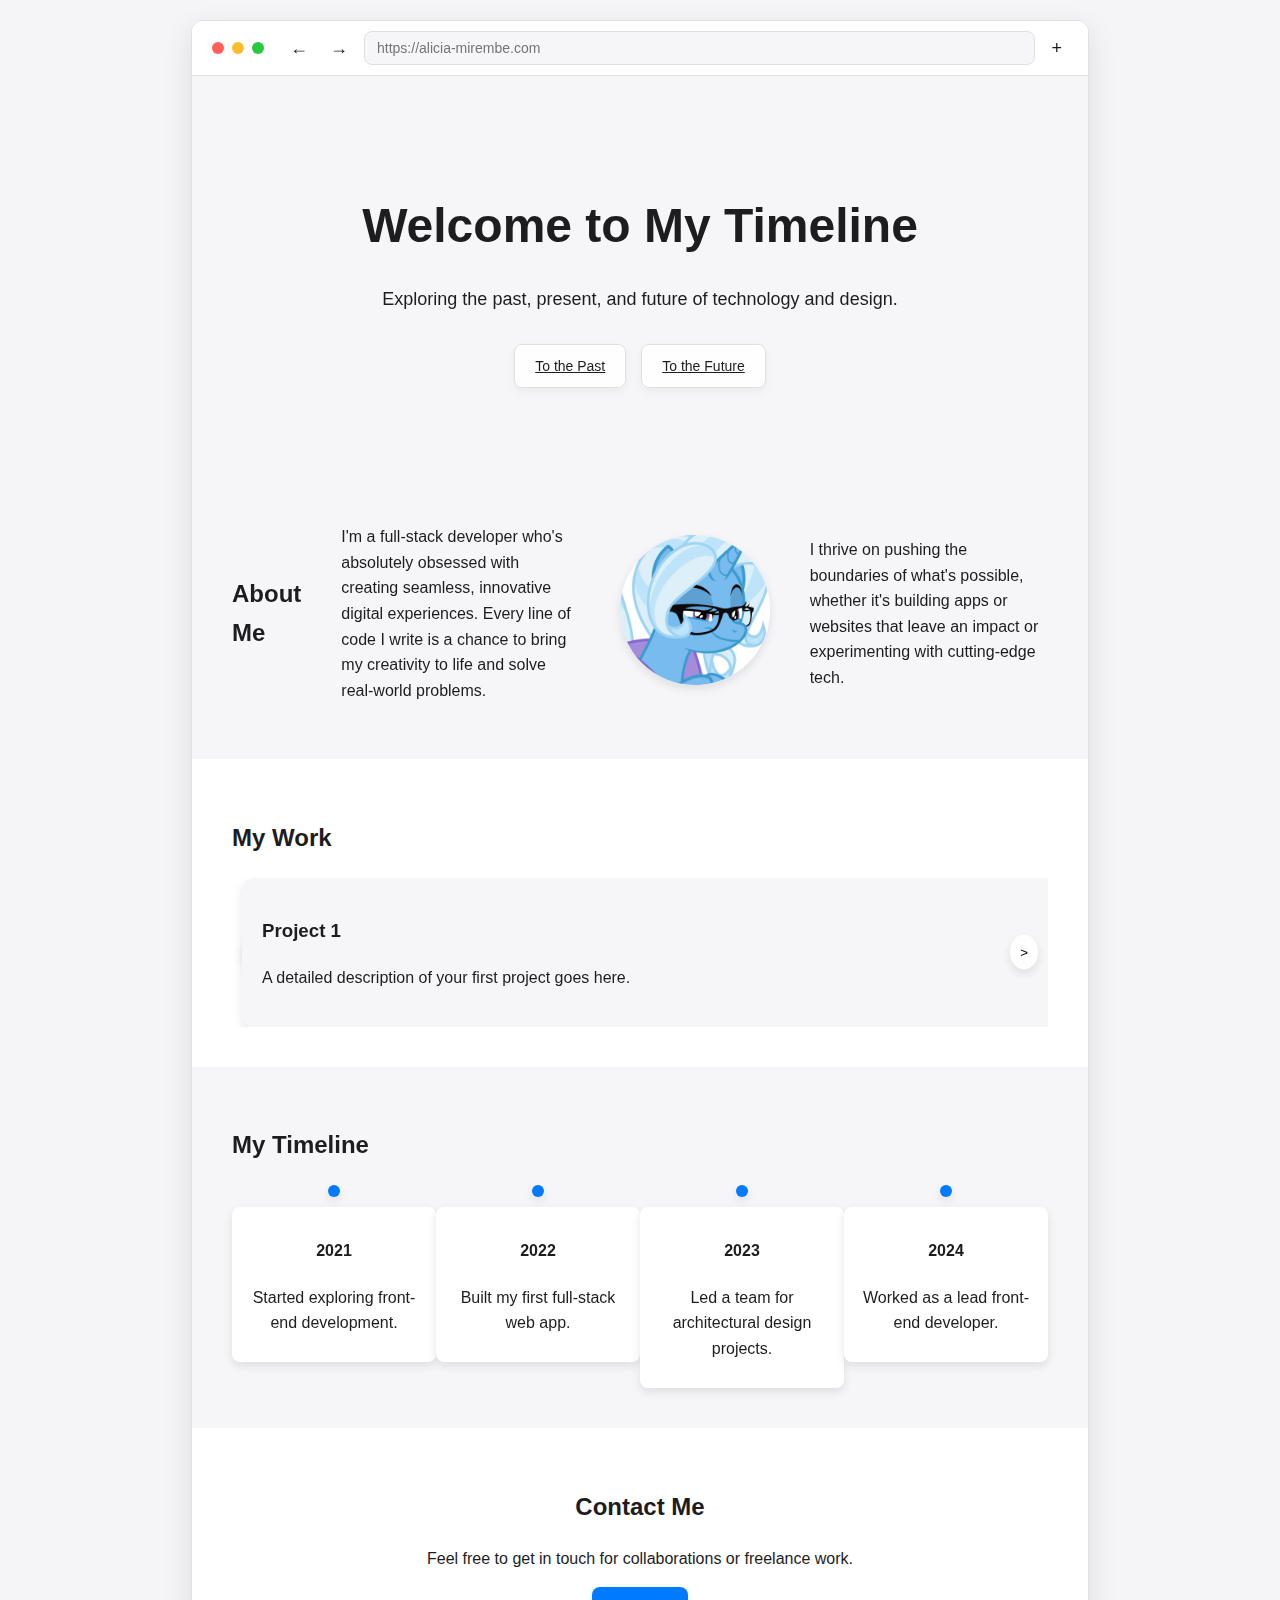
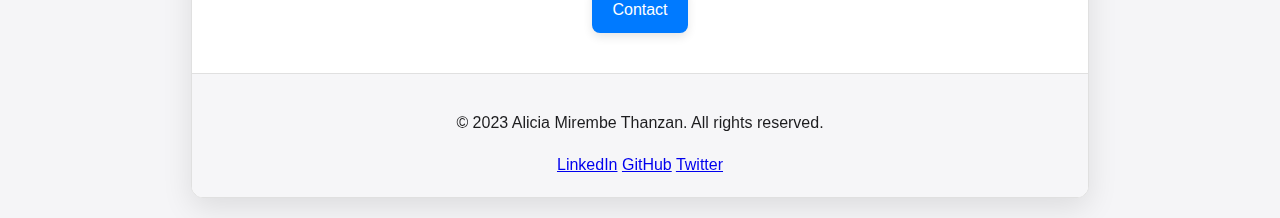
<file: index.html>
<!DOCTYPE html>
<html lang="en">
  <head>
    <meta charset="UTF-8" />
    <meta name="viewport" content="width=device-width, initial-scale=1.0" />
    <title>Alicia Mirembe Thanzan | Home</title>
    <link
      href="https://fonts.googleapis.com/css2?family=Inter:wght@300;400;500;700&display=swap"
      rel="stylesheet"
    />
    <link rel="stylesheet" href="style.css" />
  </head>
  <body>
    <!-- MacOS Window -->
    <div class="mac-window">
      <!-- Signature Three-Dot Navbar -->
      <div class="mac-navbar">
        <div class="mac-dots">
          <span class="dot red"></span>
          <span class="dot yellow"></span>
          <span class="dot green"></span>
        </div>
        <div class="mac-toolbar">
          <button class="toolbar-button">←</button>
          <button class="toolbar-button">→</button>
          <input type="text" class="url-bar" placeholder="https://alicia-mirembe.com" />
          <button class="toolbar-button">+</button>
        </div>
      </div>

      <!-- Main Content -->
      <div class="mac-content">
        <!-- Hero Section -->
        <section class="hero">
          <h1>Welcome to My Timeline</h1>
          <p>Exploring the past, present, and future of technology and design.</p>
          <!-- Time Travel Buttons -->
          <div class="time-travel-buttons">
            <a href="den.html" class="time-travel-btn to-past">To the Past</a>
            <a href="#" class="time-travel-btn to-future">To the Future</a>
          </div>
        </section>

        <!-- About Section -->
        <section id="about" class="about">
          <h2>About Me</h2>
          <div class="about-content">
            <p class="about-text-left">
              I'm a full-stack developer who's absolutely obsessed with creating seamless, 
              innovative digital experiences. Every line of code I write is a chance to bring 
              my creativity to life and solve real-world problems.
            </p>
            <div class="image">
              <img
                src="assets/imgs/trixie lulamoon pfp.jpeg"
                alt="Alicia Mirembe"
              />
            </div>
            <p class="about-text-right">
              I thrive on pushing the boundaries of what's possible, whether it's building 
              apps or websites that leave an impact or experimenting with cutting-edge tech.
            </p>
          </div>
        </section>

        <!-- Projects Section -->
        <section id="projects" class="projects">
          <h2>My Work</h2>
          <div class="carousel-container">
            <button class="carousel-button prev">&lt;</button>
            <div class="carousel-track-container">
              <div class="carousel-track">
                <div class="carousel-slide">
                  <h3>Project 1</h3>
                  <p>A detailed description of your first project goes here.</p>
                </div>
                <div class="carousel-slide">
                  <h3>Project 2</h3>
                  <p>
                    A detailed description of your second project goes here.
                  </p>
                </div>
                <div class="carousel-slide">
                  <h3>Project 3</h3>
                  <p>A detailed description of your third project goes here.</p>
                </div>
                <div class="carousel-slide">
                  <h3>Project 4</h3>
                  <p>
                    A detailed description of your fourth project goes here.
                  </p>
                </div>
              </div>
            </div>
            <button class="carousel-button next">&gt;</button>
          </div>
        </section>

        <!-- Timeline Section -->
        <section id="timeline" class="timeline">
          <h2>My Timeline</h2>
          <div class="timeline-container">
            <div class="timeline-item">
              <div class="timeline-dot"></div>
              <div class="timeline-content">
                <h4>2021</h4>
                <p>Started exploring front-end development.</p>
              </div>
            </div>
            <div class="timeline-item">
              <div class="timeline-dot"></div>
              <div class="timeline-content">
                <h4>2022</h4>
                <p>Built my first full-stack web app.</p>
              </div>
            </div>
            <div class="timeline-item">
              <div class="timeline-dot"></div>
              <div class="timeline-content">
                <h4>2023</h4>
                <p>Led a team for architectural design projects.</p>
              </div>
            </div>
            <div class="timeline-item">
              <div class="timeline-dot"></div>
              <div class="timeline-content">
                <h4>2024</h4>
                <p>Worked as a lead front-end developer.</p>
              </div>
            </div>
          </div>
        </section>

        <!-- Contact Section -->
        <section id="contact" class="contact">
          <h2>Contact Me</h2>
          <div class="contact-content">
            <p>Feel free to get in touch for collaborations or freelance work.</p>
            <a href="mailto:atmirembe@gmail.com" class="cta-btn">Contact</a>
          </div>
        </section>

        <!-- Footer -->
        <footer class="footer">
          <p>&copy; 2023 Alicia Mirembe Thanzan. All rights reserved.</p>
          <div class="social-links">
            <a href="#">LinkedIn</a>
            <a href="#">GitHub</a>
            <a href="#">Twitter</a>
          </div>
        </footer>
      </div>
    </div>

    <script src="script.js"></script>
  </body>
</html>
</file>
<file: style.css>
/* General Styles */
body {
  font-family: -apple-system, BlinkMacSystemFont, 'Segoe UI', Roboto, 'Helvetica Neue', Arial, sans-serif;
  margin: 0;
  padding: 0;
  background-color: #f5f5f7;
  color: #1d1d1f;
  line-height: 1.6;
}

.mac-window {
  max-width: 70%;
  margin: 20px auto;
  background: #ffffff;
  border-radius: 12px;
  box-shadow: 0 10px 30px rgba(0, 0, 0, 0.1);
  overflow: hidden;
  border: 1px solid #e0e0e0;
}

/* Mac Navbar */
.mac-navbar {
  display: flex;
  align-items: center;
  padding: 10px 20px;
  background: rgba(255, 255, 255, 0.9);
  backdrop-filter: blur(20px);
  border-bottom: 1px solid #e0e0e0;
  position: sticky;
  top: 0;
  z-index: 100;
}

.mac-dots {
  display: flex;
  gap: 8px;
  margin-right: 20px;
}

.dot {
  width: 12px;
  height: 12px;
  border-radius: 50%;
  cursor: pointer;
  transition: transform 0.2s ease;
}

.dot:hover {
  transform: scale(1.1);
}

.red { background: #ff5f56; }
.yellow { background: #ffbd2e; }
.green { background: #27c93f; }

.mac-toolbar {
  display: flex;
  align-items: center;
  gap: 10px;
  flex: 1;
}

.toolbar-button {
  background: none;
  border: none;
  font-size: 18px;
  cursor: pointer;
  color: #1d1d1f;
  transition: color 0.3s ease;
}

.toolbar-button:hover {
  color: #007aff;
}

.url-bar {
  flex: 1;
  padding: 8px 12px;
  border: 1px solid #e0e0e0;
  border-radius: 8px;
  background: rgba(245, 245, 247, 0.9);
  backdrop-filter: blur(10px);
  font-size: 14px;
  color: #1d1d1f;
}

/* About Section */
.about {
  padding: 40px;
  display: flex;
  align-items: center;
  gap: 40px;
  background: rgba(245, 245, 247, 0.9);
  backdrop-filter: blur(10px);
}

.about-content {
  display: flex;
  align-items: center;
  gap: 40px;
}

.about-text-left,
.about-text-right {
  flex: 1;
  font-size: 16px;
  line-height: 1.6;
  color: #1d1d1f;
}

.image img {
  width: 150px;
  height: 150px;
  border-radius: 50%;
  object-fit: cover;
  box-shadow: 0 4px 10px rgba(0, 0, 0, 0.1);
}

/* Projects Section */
.projects {
  padding: 40px;
  background: #ffffff;
}

.projects h2 {
  font-size: 24px;
  margin-bottom: 20px;
  color: #1d1d1f;
}

.carousel-container {
  position: relative;
}

.carousel-track-container {
  overflow: hidden;
}

.carousel-track {
  display: flex;
  transition: transform 0.5s ease;
}

.carousel-slide {
  min-width: 100%;
  padding: 20px;
  box-sizing: border-box;
  background: rgba(245, 245, 247, 0.9);
  backdrop-filter: blur(10px);
  border-radius: 12px;
  margin: 0 10px;
  box-shadow: 0 4px 10px rgba(0, 0, 0, 0.1);
}

.carousel-button {
  position: absolute;
  top: 50%;
  transform: translateY(-50%);
  background: rgba(255, 255, 255, 0.9);
  border: none;
  padding: 10px;
  cursor: pointer;
  border-radius: 50%;
  backdrop-filter: blur(10px);
  box-shadow: 0 4px 10px rgba(0, 0, 0, 0.1);
  transition: background 0.3s ease;
}

.carousel-button:hover {
  background: rgba(255, 255, 255, 1);
}

.prev { left: 10px; }
.next { right: 10px; }

/* Timeline Section */
.timeline {
  padding: 40px;
  background: rgba(245, 245, 247, 0.9);
  backdrop-filter: blur(10px);
}

.timeline-container {
  display: flex;
  justify-content: space-between;
  position: relative;
}

.timeline-item {
  flex: 1;
  text-align: center;
  position: relative;
}

.timeline-dot {
  width: 12px;
  height: 12px;
  background: #007aff;
  border-radius: 50%;
  margin: 0 auto 10px;
  box-shadow: 0 4px 10px rgba(0, 0, 0, 0.1);
}

.timeline-content {
  padding: 10px;
  background: #ffffff;
  border-radius: 8px;
  box-shadow: 0 4px 10px rgba(0, 0, 0, 0.1);
}

/* Contact Section */
.contact {
  padding: 40px;
  text-align: center;
  background: #ffffff;
}

.cta-btn {
  display: inline-block;
  padding: 10px 20px;
  background: #007aff;
  color: #ffffff;
  text-decoration: none;
  border-radius: 8px;
  transition: background 0.3s ease;
  box-shadow: 0 4px 10px rgba(0, 0, 0, 0.1);
}

.cta-btn:hover {
  background: #005bb5;
}

/* Footer */
.footer {
  padding: 20px;
  text-align: center;
  background: rgba(245, 245, 247, 0.9);
  backdrop-filter: blur(10px);
  border-top: 1px solid #e0e0e0;
}


/* Hero Section */
.hero {
  padding: 80px 40px;
  text-align: center;
  background: rgba(245, 245, 247, 0.9);
  backdrop-filter: blur(10px);
}

.hero h1 {
  font-size: 48px;
  margin-bottom: 20px;
  color: #1d1d1f;
}

.hero p {
  font-size: 18px;
  color: #1d1d1f;
  margin-bottom: 30px;
}

.time-travel-buttons {
  display: flex;
  justify-content: center;
  gap: 15px;
  margin-top: 20px;
}

.time-travel-btn {
  padding: 10px 20px;
  font-size: 14px;
  font-weight: 500;
  border: 1px solid #e0e0e0;
  border-radius: 8px;
  cursor: pointer;
  background: rgba(255, 255, 255, 0.9);
  backdrop-filter: blur(10px);
  color: #1d1d1f;
  transition: background 0.3s ease, color 0.3s ease, border-color 0.3s ease;
  box-shadow: 0 4px 10px rgba(0, 0, 0, 0.05);
}

.time-travel-btn:hover {
  background: #007aff;
  color: #ffffff;
  border-color: #007aff;
}
</file>
